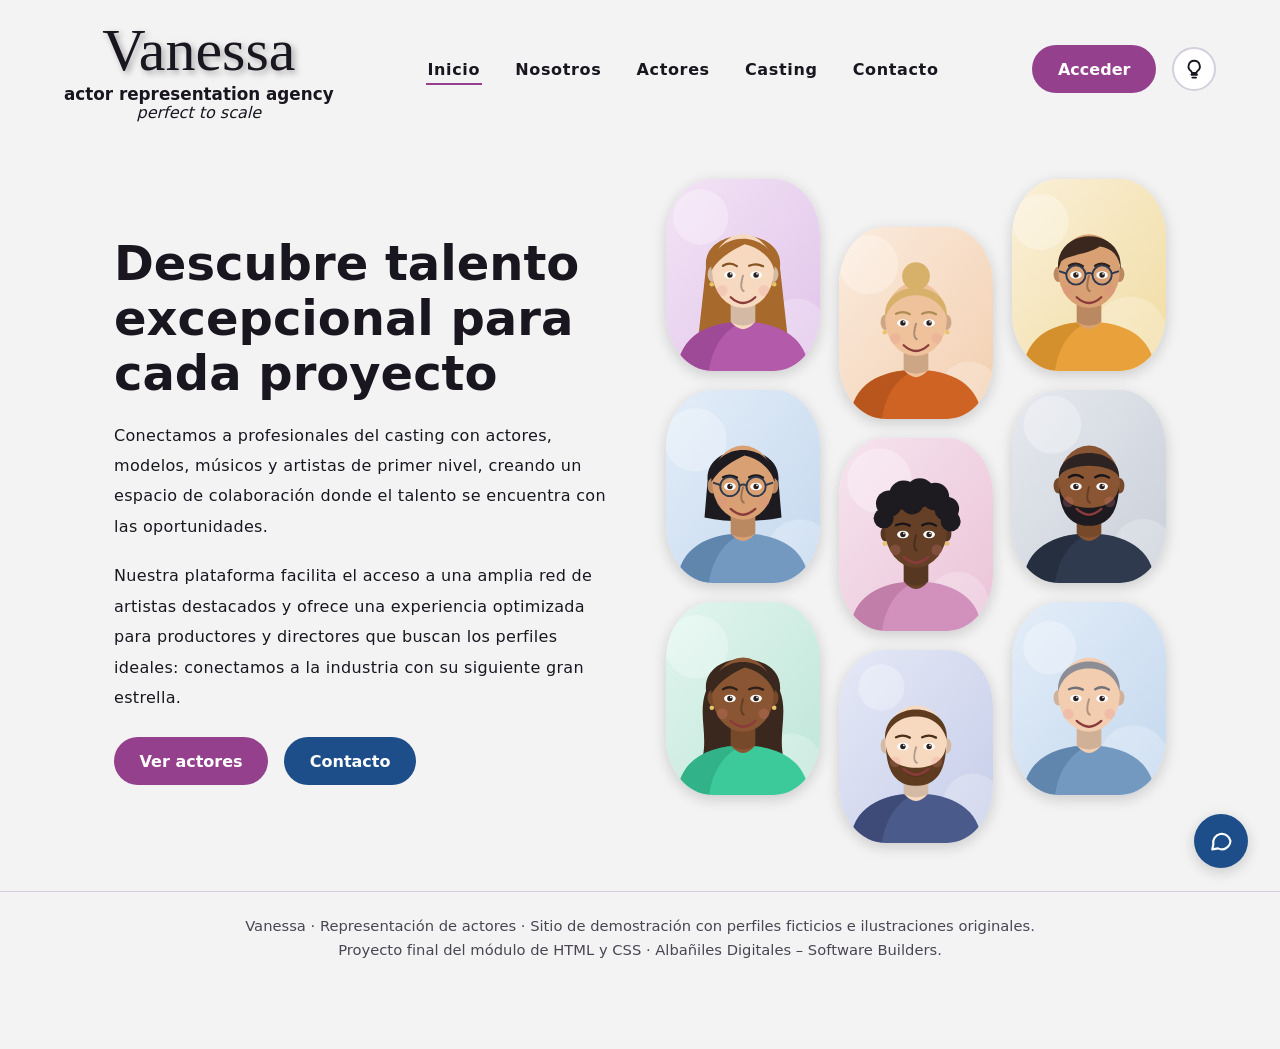
<file: index.html>
<!DOCTYPE html>
<html lang="es" data-theme="light">
<head>
  <meta charset="UTF-8">
  <meta name="viewport" content="width=device-width, initial-scale=1">
  <title>Vanessa · Representación de actores</title>
  <meta name="description" content="Agencia de representación de actores: descubre talento excepcional para cada proyecto de cine, teatro y televisión.">
  <meta name="theme-color" content="#94408d">
  <link rel="icon" href="images/favicon.svg" type="image/svg+xml">
  <link rel="canonical" href="https://renaabbasova.github.io/Actor_Agency_Website/">
  <meta property="og:type" content="website">
  <meta property="og:locale" content="es_ES">
  <meta property="og:site_name" content="Vanessa · agencia de actores (sitio de demostración)">
  <meta property="og:title" content="Vanessa · Representación de actores">
  <meta property="og:description" content="Agencia de representación de actores: descubre talento excepcional para cada proyecto de cine, teatro y televisión.">
  <meta property="og:url" content="https://renaabbasova.github.io/Actor_Agency_Website/">
  <meta property="og:image" content="https://renaabbasova.github.io/Actor_Agency_Website/images/og-image.png">
  <meta property="og:image:width" content="1200">
  <meta property="og:image:height" content="630">
  <meta property="og:image:alt" content="Ilustraciones de seis perfiles de ejemplo junto al nombre Vanessa, agencia de representación de actores">
  <meta name="twitter:card" content="summary_large_image">
  <link rel="stylesheet" href="css/styles.css">
  <script>try{var t=localStorage.getItem("theme");if(!t&&window.matchMedia&&matchMedia("(prefers-color-scheme: dark)").matches)t="dark";if(t)document.documentElement.setAttribute("data-theme",t)}catch(e){}</script>
</head>
<body>
  <a class="skip-link" href="#contenido">Saltar al contenido</a>
  <header class="site-header">
    <a class="logo" href="index.html">
      <span class="logo__brand">Vanessa</span>
      <span class="logo__tag" lang="en">actor representation agency</span>
      <span class="logo__sub" lang="en">perfect to scale</span>
    </a>
    <nav class="nav" aria-label="Principal"><ul><li><a href="index.html" aria-current="page">Inicio</a></li><li><a href="about.html">Nosotros</a></li><li><a href="actores.html">Actores</a></li><li><a href="casting.html">Casting</a></li><li><a href="contact.html">Contacto</a></li></ul></nav>
    <div class="header-actions">
      <a class="signin" href="login.html">Acceder</a>
      <button class="theme-toggle" type="button" aria-pressed="false" aria-label="Cambiar a modo oscuro"><svg class="icon-off" viewBox="0 0 24 24" fill="none" stroke="currentColor" stroke-width="2" stroke-linecap="round" stroke-linejoin="round" aria-hidden="true"><path d="M9 18h6M10 21h4M12 3a6 6 0 0 0-3.5 10.9c.6.5 1 1.2 1 2.1h5c0-.9.4-1.6 1-2.1A6 6 0 0 0 12 3z"/></svg><svg class="icon-on" viewBox="0 0 24 24" fill="currentColor" stroke="currentColor" stroke-width="1.5" stroke-linecap="round" stroke-linejoin="round" aria-hidden="true"><path d="M9 18h6M10 21h4M12 3a6 6 0 0 0-3.5 10.9c.6.5 1 1.2 1 2.1h5c0-.9.4-1.6 1-2.1A6 6 0 0 0 12 3z"/></svg></button>
    </div>
  </header>
  <main id="contenido">
    <section class="hero" aria-labelledby="titulo">
      <div>
        <h1 id="titulo">Descubre talento excepcional para cada proyecto</h1>
        <p>Conectamos a profesionales del casting con actores, modelos, músicos y artistas de primer nivel, creando un espacio de colaboración donde el talento se encuentra con las oportunidades.</p>
        <p>Nuestra plataforma facilita el acceso a una amplia red de artistas destacados y ofrece una experiencia optimizada para productores y directores que buscan los perfiles ideales: conectamos a la industria con su siguiente gran estrella.</p>
        <div class="actions">
          <a class="button" href="actores.html">Ver actores</a>
          <a class="button button--second" href="contact.html">Contacto</a>
        </div>
      </div>
      <div class="float-gallery" aria-label="Galería de perfiles de ejemplo">
        <div class="col"><img src="images/avatar-01.svg" width="400" height="500" alt="Ilustración de ejemplo de un perfil de actor o actriz"><img src="images/avatar-02.svg" width="400" height="500" alt="Ilustración de ejemplo de un perfil de actor o actriz"><img src="images/avatar-03.svg" width="400" height="500" alt="Ilustración de ejemplo de un perfil de actor o actriz"></div>
        <div class="col"><img src="images/avatar-04.svg" width="400" height="500" alt="Ilustración de ejemplo de un perfil de actor o actriz"><img src="images/avatar-05.svg" width="400" height="500" alt="Ilustración de ejemplo de un perfil de actor o actriz"><img src="images/avatar-06.svg" width="400" height="500" alt="Ilustración de ejemplo de un perfil de actor o actriz"></div>
        <div class="col"><img src="images/avatar-07.svg" width="400" height="500" alt="Ilustración de ejemplo de un perfil de actor o actriz"><img src="images/avatar-08.svg" width="400" height="500" alt="Ilustración de ejemplo de un perfil de actor o actriz"><img src="images/avatar-09.svg" width="400" height="500" alt="Ilustración de ejemplo de un perfil de actor o actriz"></div>
      </div>
    </section>
  </main>
  <aside aria-label="Contacto rápido"><a class="float-contact" href="contact.html"><svg viewBox="0 0 24 24" fill="none" stroke="currentColor" stroke-width="2" stroke-linecap="round" stroke-linejoin="round" aria-hidden="true"><path d="M21 12a8 8 0 0 1-11.6 7.1L4 20l1-4.6A8 8 0 1 1 21 12z"/></svg><span class="visually-hidden">Escríbenos</span></a></aside>
  <footer class="site-footer">
    <p>Vanessa · Representación de actores · Sitio de demostración con perfiles ficticios e ilustraciones originales.</p>
    <p>Proyecto final del módulo de HTML y CSS · Albañiles Digitales – Software Builders.</p>
  </footer>
  <script src="js/main.js" defer></script>
</body>
</html>
</file>
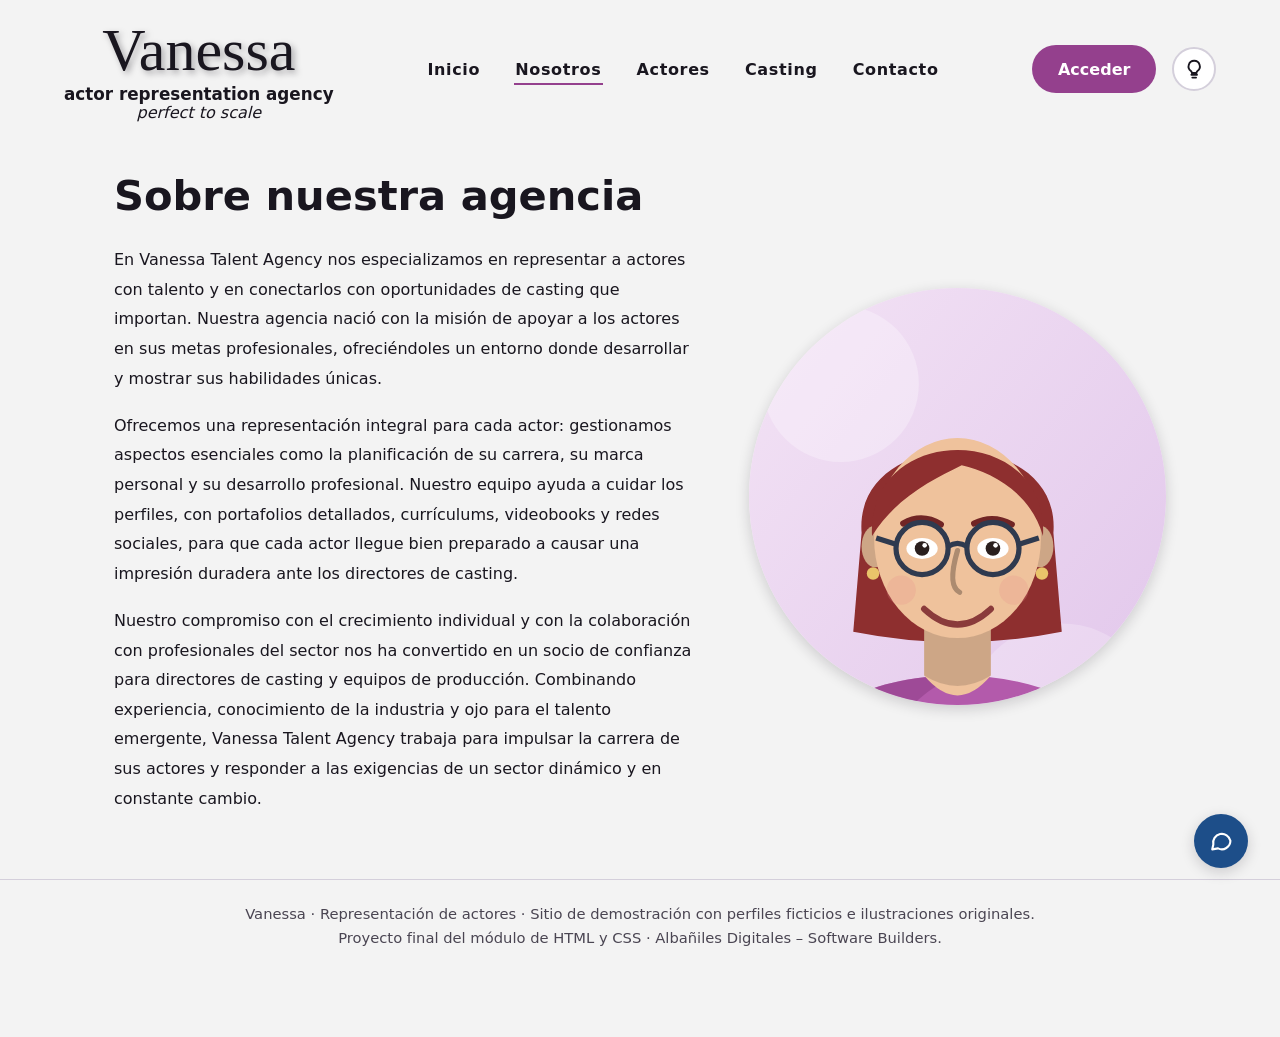
<file: about.html>
<!DOCTYPE html>
<html lang="es" data-theme="light">
<head>
  <meta charset="UTF-8">
  <meta name="viewport" content="width=device-width, initial-scale=1">
  <title>Nosotros · Vanessa</title>
  <meta name="description" content="Conoce a Vanessa, agencia que representa a actores y los conecta con oportunidades de casting significativas.">
  <meta name="theme-color" content="#94408d">
  <link rel="icon" href="images/favicon.svg" type="image/svg+xml">
  <link rel="canonical" href="https://renaabbasova.github.io/Actor_Agency_Website/about.html">
  <meta property="og:type" content="website">
  <meta property="og:locale" content="es_ES">
  <meta property="og:site_name" content="Vanessa · agencia de actores (sitio de demostración)">
  <meta property="og:title" content="Nosotros · Vanessa">
  <meta property="og:description" content="Conoce a Vanessa, agencia que representa a actores y los conecta con oportunidades de casting significativas.">
  <meta property="og:url" content="https://renaabbasova.github.io/Actor_Agency_Website/about.html">
  <meta property="og:image" content="https://renaabbasova.github.io/Actor_Agency_Website/images/og-image.png">
  <meta property="og:image:width" content="1200">
  <meta property="og:image:height" content="630">
  <meta property="og:image:alt" content="Ilustraciones de seis perfiles de ejemplo junto al nombre Vanessa, agencia de representación de actores">
  <meta name="twitter:card" content="summary_large_image">
  <link rel="stylesheet" href="css/styles.css">
  <script>try{var t=localStorage.getItem("theme");if(!t&&window.matchMedia&&matchMedia("(prefers-color-scheme: dark)").matches)t="dark";if(t)document.documentElement.setAttribute("data-theme",t)}catch(e){}</script>
</head>
<body>
  <a class="skip-link" href="#contenido">Saltar al contenido</a>
  <header class="site-header">
    <a class="logo" href="index.html">
      <span class="logo__brand">Vanessa</span>
      <span class="logo__tag" lang="en">actor representation agency</span>
      <span class="logo__sub" lang="en">perfect to scale</span>
    </a>
    <nav class="nav" aria-label="Principal"><ul><li><a href="index.html">Inicio</a></li><li><a href="about.html" aria-current="page">Nosotros</a></li><li><a href="actores.html">Actores</a></li><li><a href="casting.html">Casting</a></li><li><a href="contact.html">Contacto</a></li></ul></nav>
    <div class="header-actions">
      <a class="signin" href="login.html">Acceder</a>
      <button class="theme-toggle" type="button" aria-pressed="false" aria-label="Cambiar a modo oscuro"><svg class="icon-off" viewBox="0 0 24 24" fill="none" stroke="currentColor" stroke-width="2" stroke-linecap="round" stroke-linejoin="round" aria-hidden="true"><path d="M9 18h6M10 21h4M12 3a6 6 0 0 0-3.5 10.9c.6.5 1 1.2 1 2.1h5c0-.9.4-1.6 1-2.1A6 6 0 0 0 12 3z"/></svg><svg class="icon-on" viewBox="0 0 24 24" fill="currentColor" stroke="currentColor" stroke-width="1.5" stroke-linecap="round" stroke-linejoin="round" aria-hidden="true"><path d="M9 18h6M10 21h4M12 3a6 6 0 0 0-3.5 10.9c.6.5 1 1.2 1 2.1h5c0-.9.4-1.6 1-2.1A6 6 0 0 0 12 3z"/></svg></button>
    </div>
  </header>
  <main id="contenido">
    <section class="about" aria-labelledby="titulo">
      <div>
        <h1 id="titulo">Sobre nuestra agencia</h1>
        <p>En Vanessa Talent Agency nos especializamos en representar a actores con talento y en conectarlos con oportunidades de casting que importan. Nuestra agencia nació con la misión de apoyar a los actores en sus metas profesionales, ofreciéndoles un entorno donde desarrollar y mostrar sus habilidades únicas.</p>
        <p>Ofrecemos una representación integral para cada actor: gestionamos aspectos esenciales como la planificación de su carrera, su marca personal y su desarrollo profesional. Nuestro equipo ayuda a cuidar los perfiles, con portafolios detallados, currículums, videobooks y redes sociales, para que cada actor llegue bien preparado a causar una impresión duradera ante los directores de casting.</p>
        <p>Nuestro compromiso con el crecimiento individual y con la colaboración con profesionales del sector nos ha convertido en un socio de confianza para directores de casting y equipos de producción. Combinando experiencia, conocimiento de la industria y ojo para el talento emergente, Vanessa Talent Agency trabaja para impulsar la carrera de sus actores y responder a las exigencias de un sector dinámico y en constante cambio.</p>
      </div>
      <div class="about__photo"><img src="images/avatar-12.svg" width="400" height="500" alt="Ilustración de ejemplo de una representante de la agencia"></div>
    </section>
  </main>
  <aside aria-label="Contacto rápido"><a class="float-contact" href="contact.html"><svg viewBox="0 0 24 24" fill="none" stroke="currentColor" stroke-width="2" stroke-linecap="round" stroke-linejoin="round" aria-hidden="true"><path d="M21 12a8 8 0 0 1-11.6 7.1L4 20l1-4.6A8 8 0 1 1 21 12z"/></svg><span class="visually-hidden">Escríbenos</span></a></aside>
  <footer class="site-footer">
    <p>Vanessa · Representación de actores · Sitio de demostración con perfiles ficticios e ilustraciones originales.</p>
    <p>Proyecto final del módulo de HTML y CSS · Albañiles Digitales – Software Builders.</p>
  </footer>
  <script src="js/main.js" defer></script>
</body>
</html>
</file>
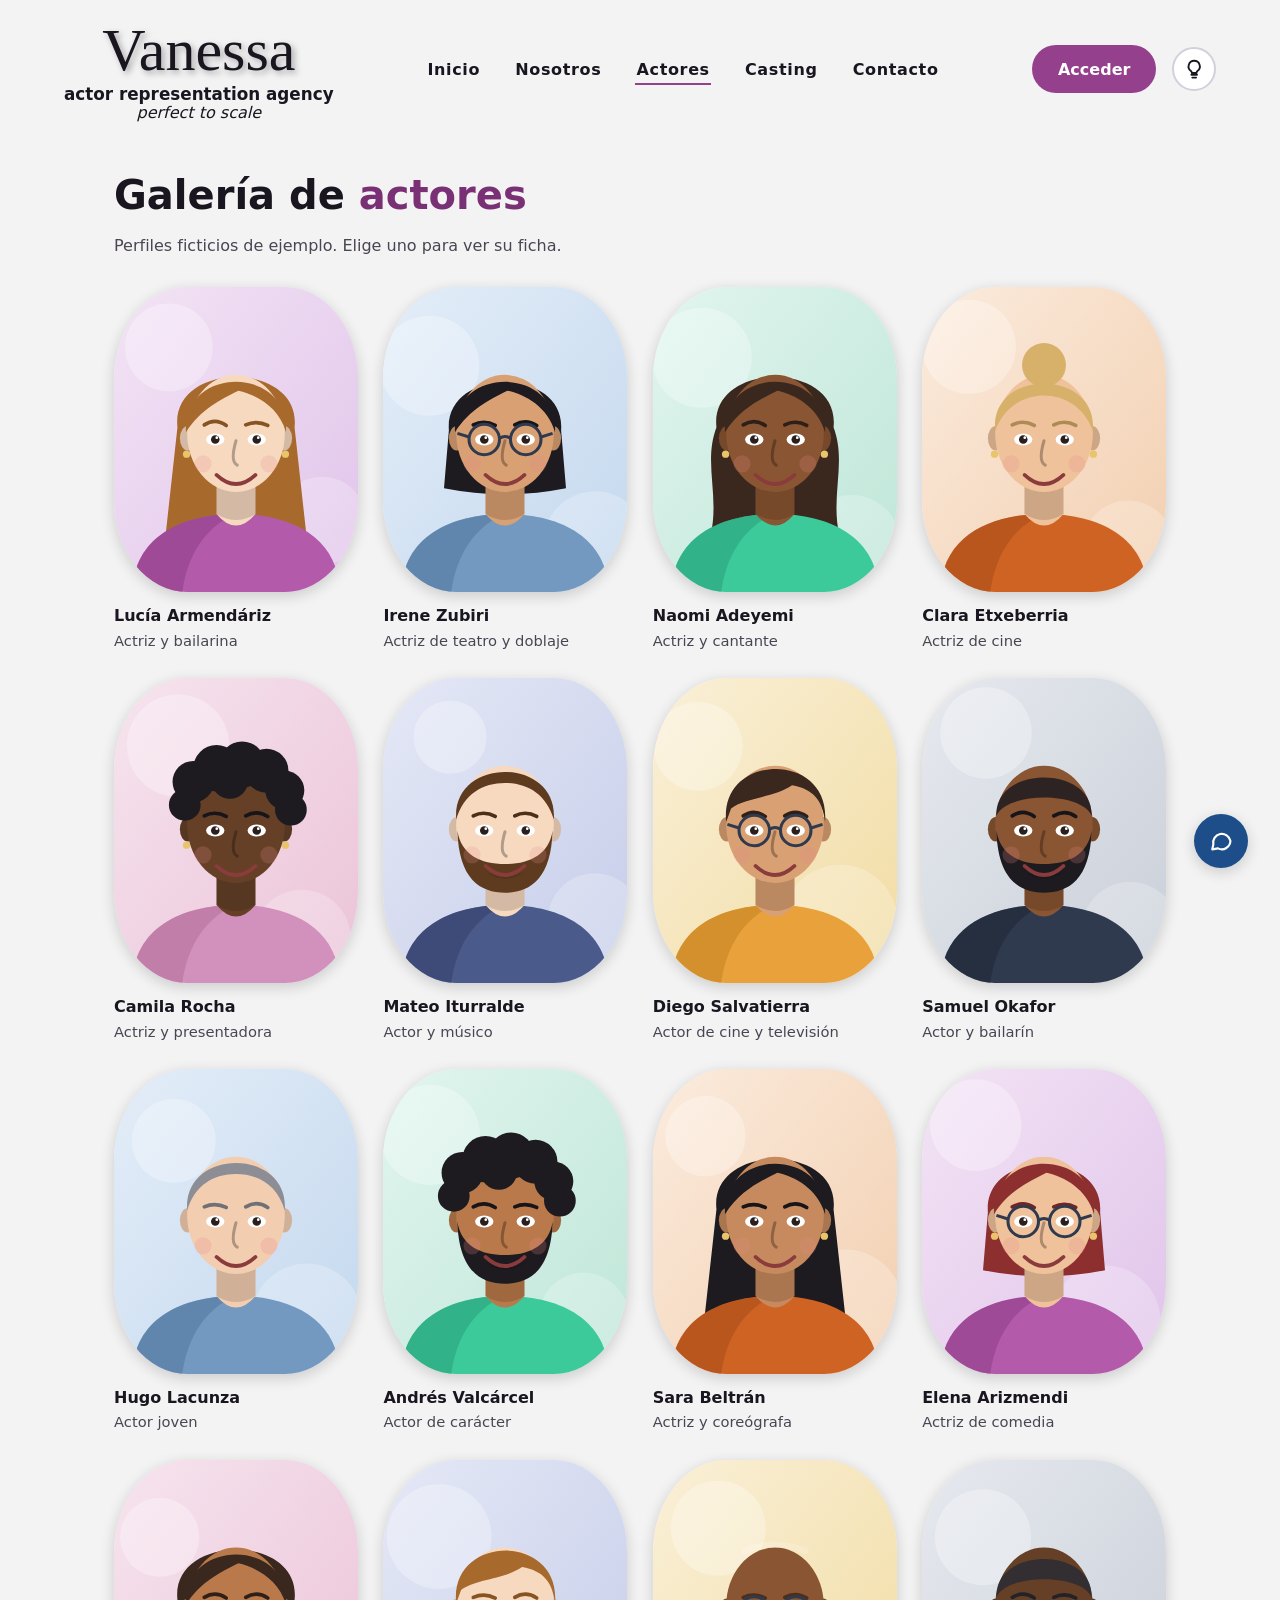
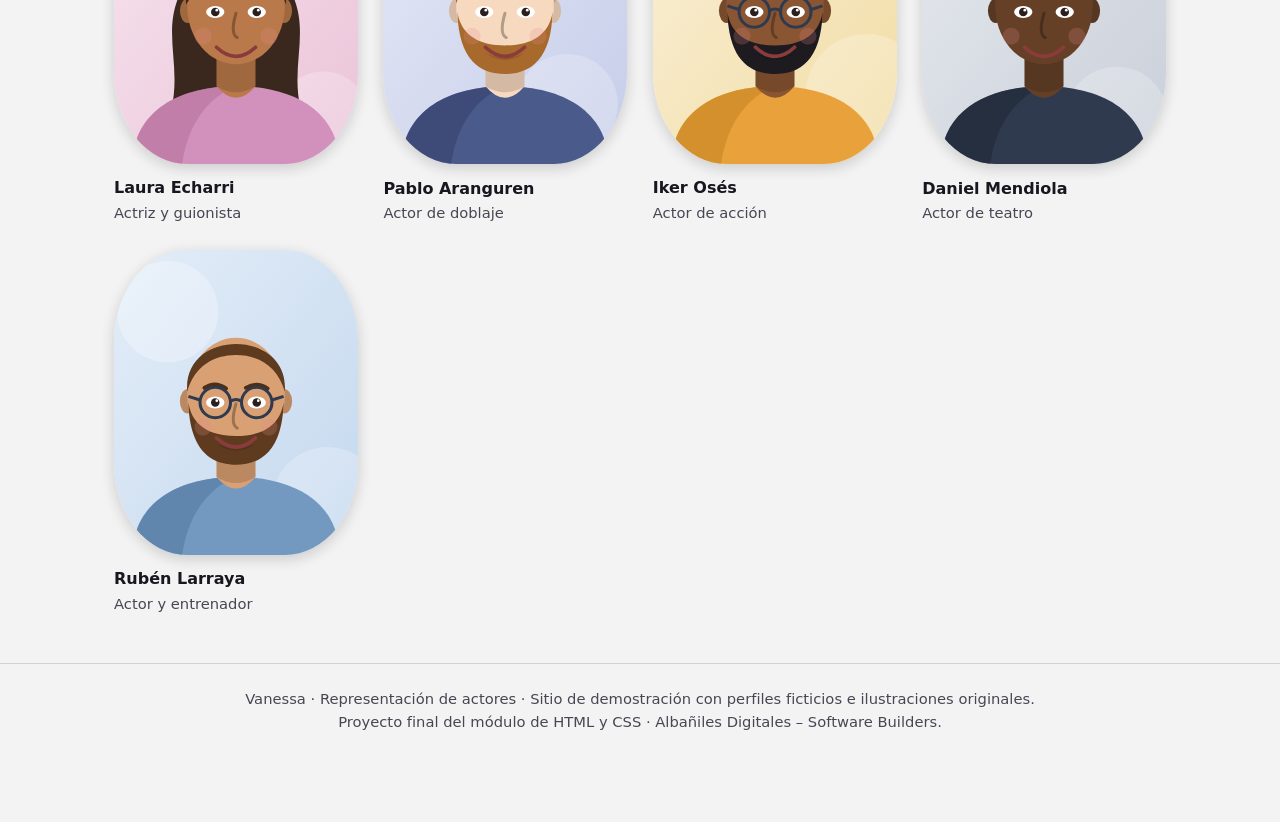
<file: actores.html>
<!DOCTYPE html>
<html lang="es" data-theme="light">
<head>
  <meta charset="UTF-8">
  <meta name="viewport" content="width=device-width, initial-scale=1">
  <title>Actores · Vanessa</title>
  <meta name="description" content="Catálogo de actores y actrices representados por Vanessa: perfiles de ejemplo con sus habilidades e idiomas.">
  <meta name="theme-color" content="#94408d">
  <link rel="icon" href="images/favicon.svg" type="image/svg+xml">
  <link rel="canonical" href="https://renaabbasova.github.io/Actor_Agency_Website/actores.html">
  <meta property="og:type" content="website">
  <meta property="og:locale" content="es_ES">
  <meta property="og:site_name" content="Vanessa · agencia de actores (sitio de demostración)">
  <meta property="og:title" content="Actores · Vanessa">
  <meta property="og:description" content="Catálogo de actores y actrices representados por Vanessa: perfiles de ejemplo con sus habilidades e idiomas.">
  <meta property="og:url" content="https://renaabbasova.github.io/Actor_Agency_Website/actores.html">
  <meta property="og:image" content="https://renaabbasova.github.io/Actor_Agency_Website/images/og-image.png">
  <meta property="og:image:width" content="1200">
  <meta property="og:image:height" content="630">
  <meta property="og:image:alt" content="Ilustraciones de seis perfiles de ejemplo junto al nombre Vanessa, agencia de representación de actores">
  <meta name="twitter:card" content="summary_large_image">
  <link rel="stylesheet" href="css/styles.css">
  <script>try{var t=localStorage.getItem("theme");if(!t&&window.matchMedia&&matchMedia("(prefers-color-scheme: dark)").matches)t="dark";if(t)document.documentElement.setAttribute("data-theme",t)}catch(e){}</script>
</head>
<body>
  <a class="skip-link" href="#contenido">Saltar al contenido</a>
  <header class="site-header">
    <a class="logo" href="index.html">
      <span class="logo__brand">Vanessa</span>
      <span class="logo__tag" lang="en">actor representation agency</span>
      <span class="logo__sub" lang="en">perfect to scale</span>
    </a>
    <nav class="nav" aria-label="Principal"><ul><li><a href="index.html">Inicio</a></li><li><a href="about.html">Nosotros</a></li><li><a href="actores.html" aria-current="page">Actores</a></li><li><a href="casting.html">Casting</a></li><li><a href="contact.html">Contacto</a></li></ul></nav>
    <div class="header-actions">
      <a class="signin" href="login.html">Acceder</a>
      <button class="theme-toggle" type="button" aria-pressed="false" aria-label="Cambiar a modo oscuro"><svg class="icon-off" viewBox="0 0 24 24" fill="none" stroke="currentColor" stroke-width="2" stroke-linecap="round" stroke-linejoin="round" aria-hidden="true"><path d="M9 18h6M10 21h4M12 3a6 6 0 0 0-3.5 10.9c.6.5 1 1.2 1 2.1h5c0-.9.4-1.6 1-2.1A6 6 0 0 0 12 3z"/></svg><svg class="icon-on" viewBox="0 0 24 24" fill="currentColor" stroke="currentColor" stroke-width="1.5" stroke-linecap="round" stroke-linejoin="round" aria-hidden="true"><path d="M9 18h6M10 21h4M12 3a6 6 0 0 0-3.5 10.9c.6.5 1 1.2 1 2.1h5c0-.9.4-1.6 1-2.1A6 6 0 0 0 12 3z"/></svg></button>
    </div>
  </header>
  <main id="contenido">
    <h1 class="page-title">Galería de <span>actores</span></h1>
    <p class="lead">Perfiles ficticios de ejemplo. Elige uno para ver su ficha.</p>
    <ul class="grid-list" id="actor-grid"></ul>
    <noscript><p class="notice">Esta galería necesita JavaScript para mostrarse.</p></noscript>
  </main>
  <aside aria-label="Contacto rápido"><a class="float-contact" href="contact.html"><svg viewBox="0 0 24 24" fill="none" stroke="currentColor" stroke-width="2" stroke-linecap="round" stroke-linejoin="round" aria-hidden="true"><path d="M21 12a8 8 0 0 1-11.6 7.1L4 20l1-4.6A8 8 0 1 1 21 12z"/></svg><span class="visually-hidden">Escríbenos</span></a></aside>
  <footer class="site-footer">
    <p>Vanessa · Representación de actores · Sitio de demostración con perfiles ficticios e ilustraciones originales.</p>
    <p>Proyecto final del módulo de HTML y CSS · Albañiles Digitales – Software Builders.</p>
  </footer>
  <script src="js/actors.js" defer></script><script src="js/main.js" defer></script>
</body>
</html>
</file>
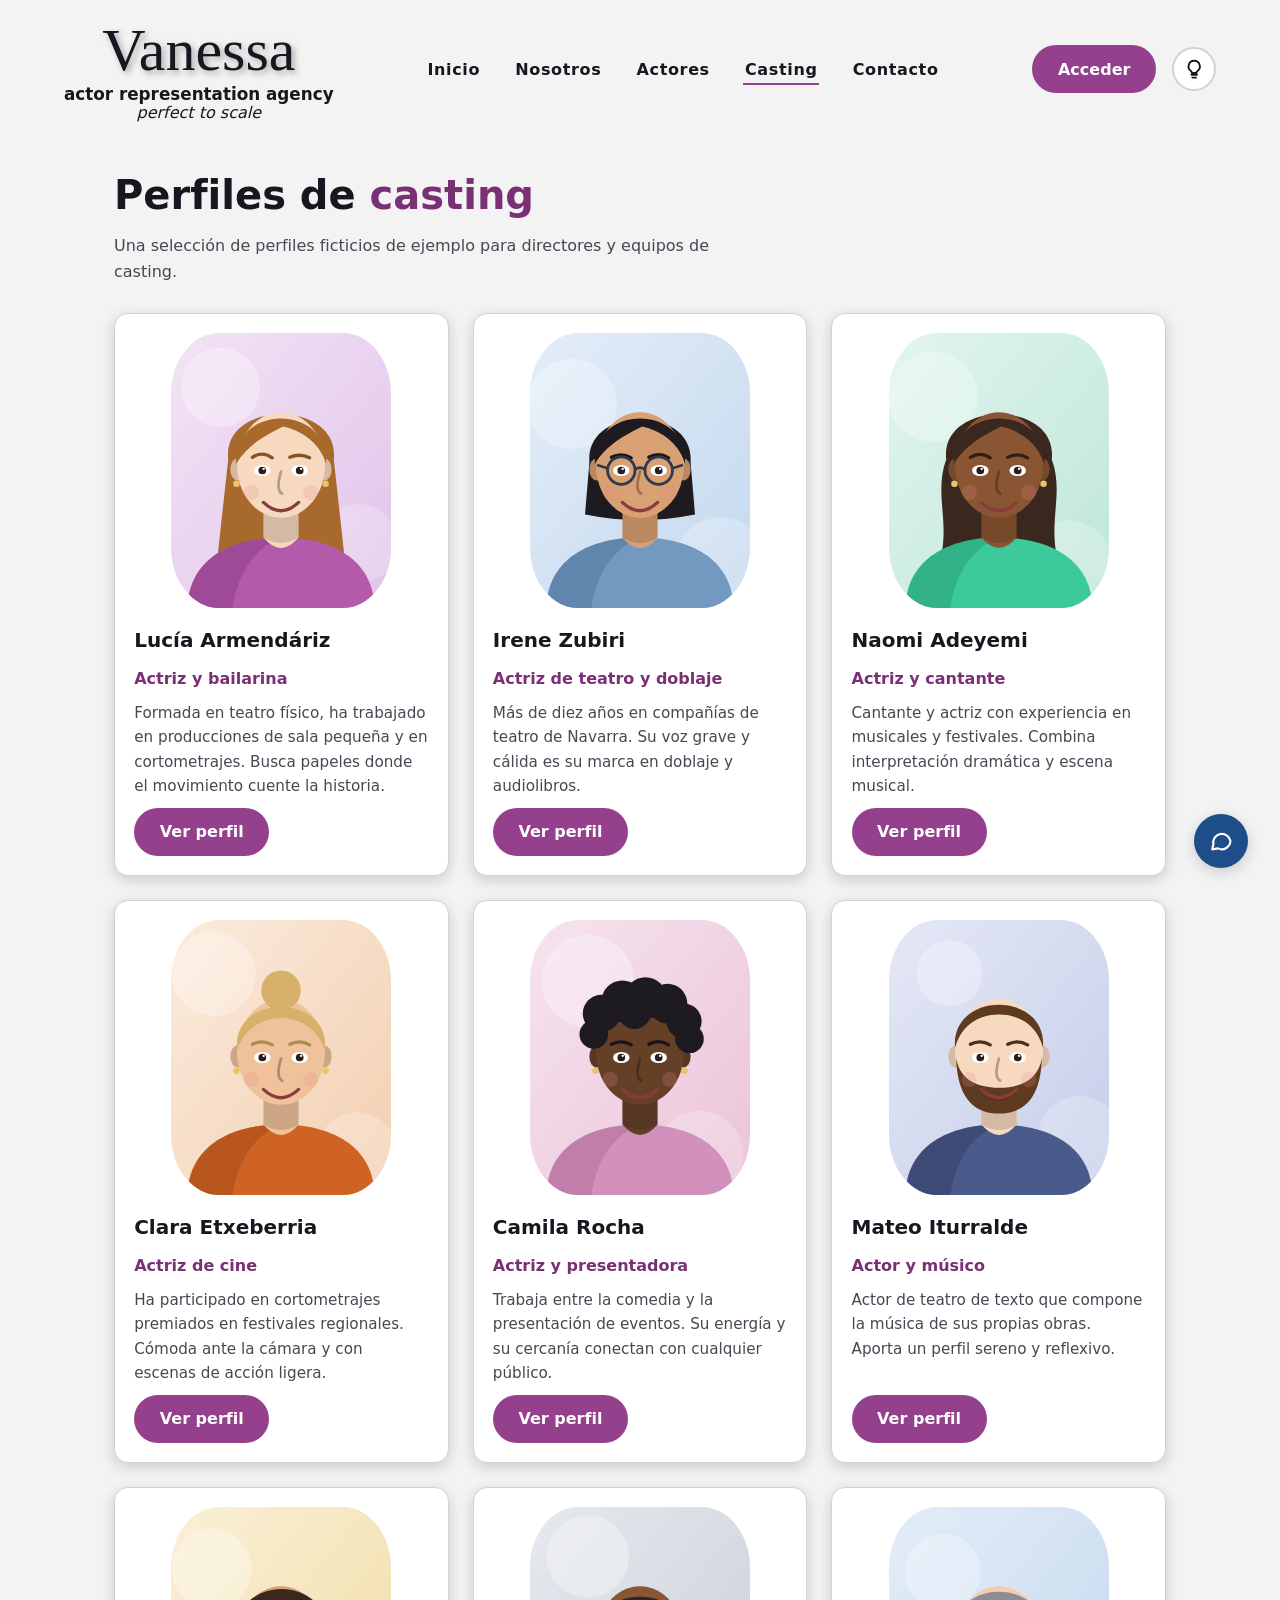
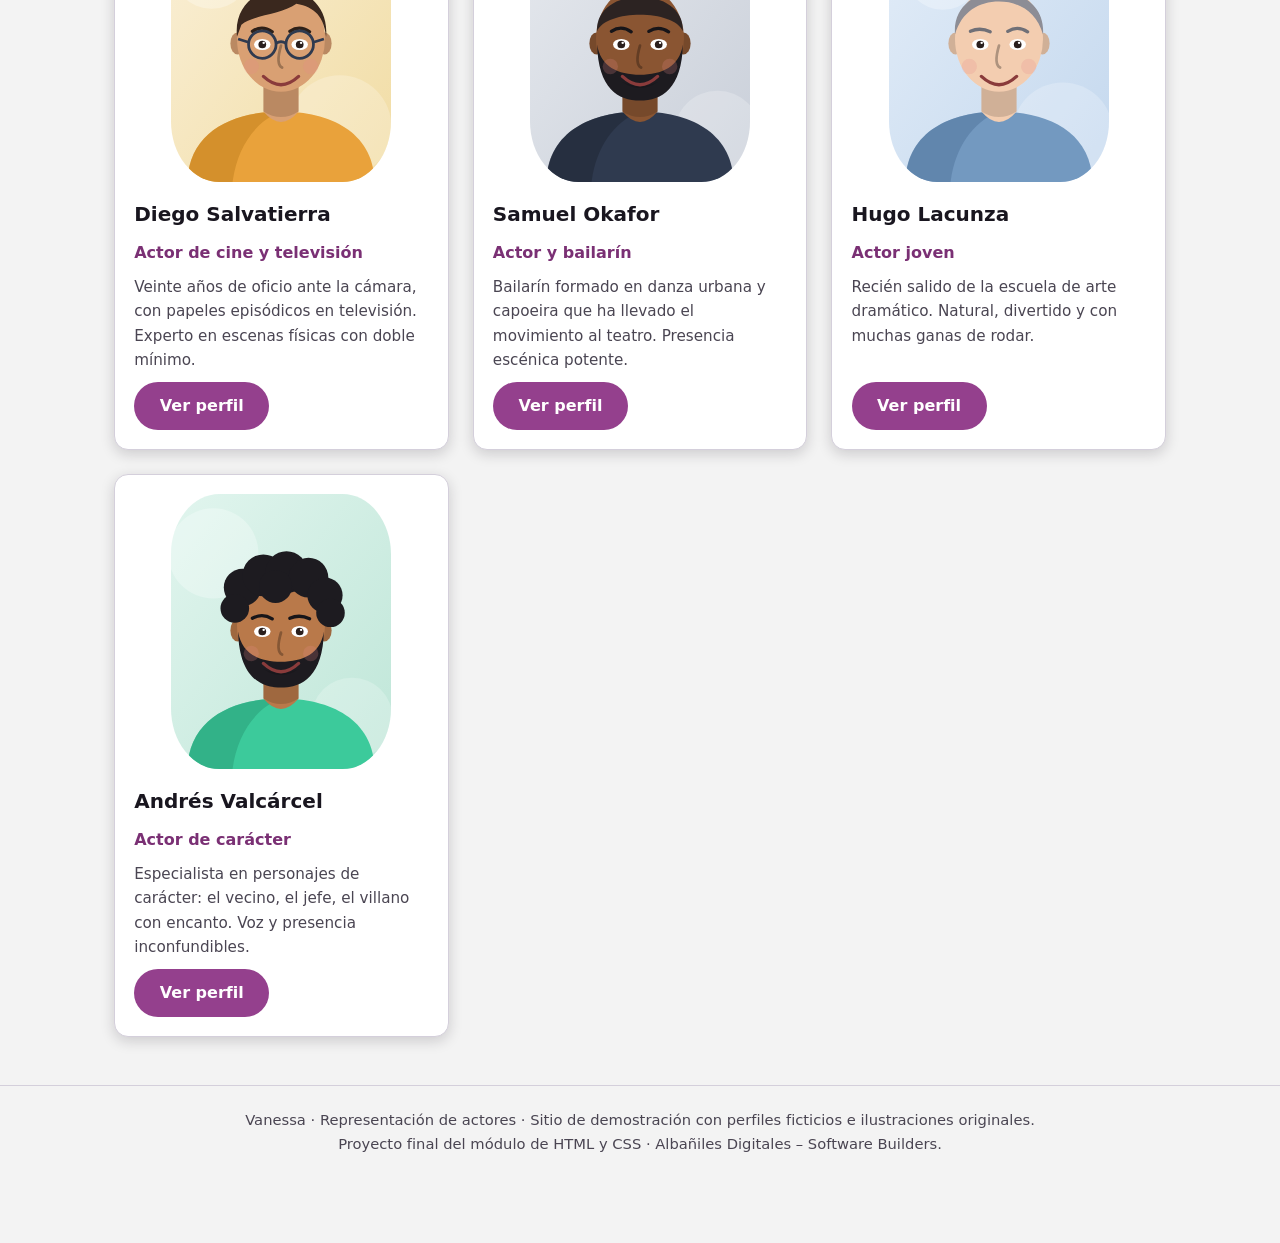
<file: casting.html>
<!DOCTYPE html>
<html lang="es" data-theme="light">
<head>
  <meta charset="UTF-8">
  <meta name="viewport" content="width=device-width, initial-scale=1">
  <title>Casting · Vanessa</title>
  <meta name="description" content="Perfiles de casting de Vanessa: actores y actrices de ejemplo con su especialidad y una breve presentación.">
  <meta name="theme-color" content="#94408d">
  <link rel="icon" href="images/favicon.svg" type="image/svg+xml">
  <link rel="canonical" href="https://renaabbasova.github.io/Actor_Agency_Website/casting.html">
  <meta property="og:type" content="website">
  <meta property="og:locale" content="es_ES">
  <meta property="og:site_name" content="Vanessa · agencia de actores (sitio de demostración)">
  <meta property="og:title" content="Casting · Vanessa">
  <meta property="og:description" content="Perfiles de casting de Vanessa: actores y actrices de ejemplo con su especialidad y una breve presentación.">
  <meta property="og:url" content="https://renaabbasova.github.io/Actor_Agency_Website/casting.html">
  <meta property="og:image" content="https://renaabbasova.github.io/Actor_Agency_Website/images/og-image.png">
  <meta property="og:image:width" content="1200">
  <meta property="og:image:height" content="630">
  <meta property="og:image:alt" content="Ilustraciones de seis perfiles de ejemplo junto al nombre Vanessa, agencia de representación de actores">
  <meta name="twitter:card" content="summary_large_image">
  <link rel="stylesheet" href="css/styles.css">
  <script>try{var t=localStorage.getItem("theme");if(!t&&window.matchMedia&&matchMedia("(prefers-color-scheme: dark)").matches)t="dark";if(t)document.documentElement.setAttribute("data-theme",t)}catch(e){}</script>
</head>
<body>
  <a class="skip-link" href="#contenido">Saltar al contenido</a>
  <header class="site-header">
    <a class="logo" href="index.html">
      <span class="logo__brand">Vanessa</span>
      <span class="logo__tag" lang="en">actor representation agency</span>
      <span class="logo__sub" lang="en">perfect to scale</span>
    </a>
    <nav class="nav" aria-label="Principal"><ul><li><a href="index.html">Inicio</a></li><li><a href="about.html">Nosotros</a></li><li><a href="actores.html">Actores</a></li><li><a href="casting.html" aria-current="page">Casting</a></li><li><a href="contact.html">Contacto</a></li></ul></nav>
    <div class="header-actions">
      <a class="signin" href="login.html">Acceder</a>
      <button class="theme-toggle" type="button" aria-pressed="false" aria-label="Cambiar a modo oscuro"><svg class="icon-off" viewBox="0 0 24 24" fill="none" stroke="currentColor" stroke-width="2" stroke-linecap="round" stroke-linejoin="round" aria-hidden="true"><path d="M9 18h6M10 21h4M12 3a6 6 0 0 0-3.5 10.9c.6.5 1 1.2 1 2.1h5c0-.9.4-1.6 1-2.1A6 6 0 0 0 12 3z"/></svg><svg class="icon-on" viewBox="0 0 24 24" fill="currentColor" stroke="currentColor" stroke-width="1.5" stroke-linecap="round" stroke-linejoin="round" aria-hidden="true"><path d="M9 18h6M10 21h4M12 3a6 6 0 0 0-3.5 10.9c.6.5 1 1.2 1 2.1h5c0-.9.4-1.6 1-2.1A6 6 0 0 0 12 3z"/></svg></button>
    </div>
  </header>
  <main id="contenido">
    <h1 class="page-title">Perfiles de <span>casting</span></h1>
    <p class="lead">Una selección de perfiles ficticios de ejemplo para directores y equipos de casting.</p>
    <ul class="card-grid" id="casting-grid"></ul>
    <noscript><p class="notice">Esta página necesita JavaScript para mostrar los perfiles.</p></noscript>
  </main>
  <aside aria-label="Contacto rápido"><a class="float-contact" href="contact.html"><svg viewBox="0 0 24 24" fill="none" stroke="currentColor" stroke-width="2" stroke-linecap="round" stroke-linejoin="round" aria-hidden="true"><path d="M21 12a8 8 0 0 1-11.6 7.1L4 20l1-4.6A8 8 0 1 1 21 12z"/></svg><span class="visually-hidden">Escríbenos</span></a></aside>
  <footer class="site-footer">
    <p>Vanessa · Representación de actores · Sitio de demostración con perfiles ficticios e ilustraciones originales.</p>
    <p>Proyecto final del módulo de HTML y CSS · Albañiles Digitales – Software Builders.</p>
  </footer>
  <script src="js/actors.js" defer></script><script src="js/main.js" defer></script>
</body>
</html>
</file>
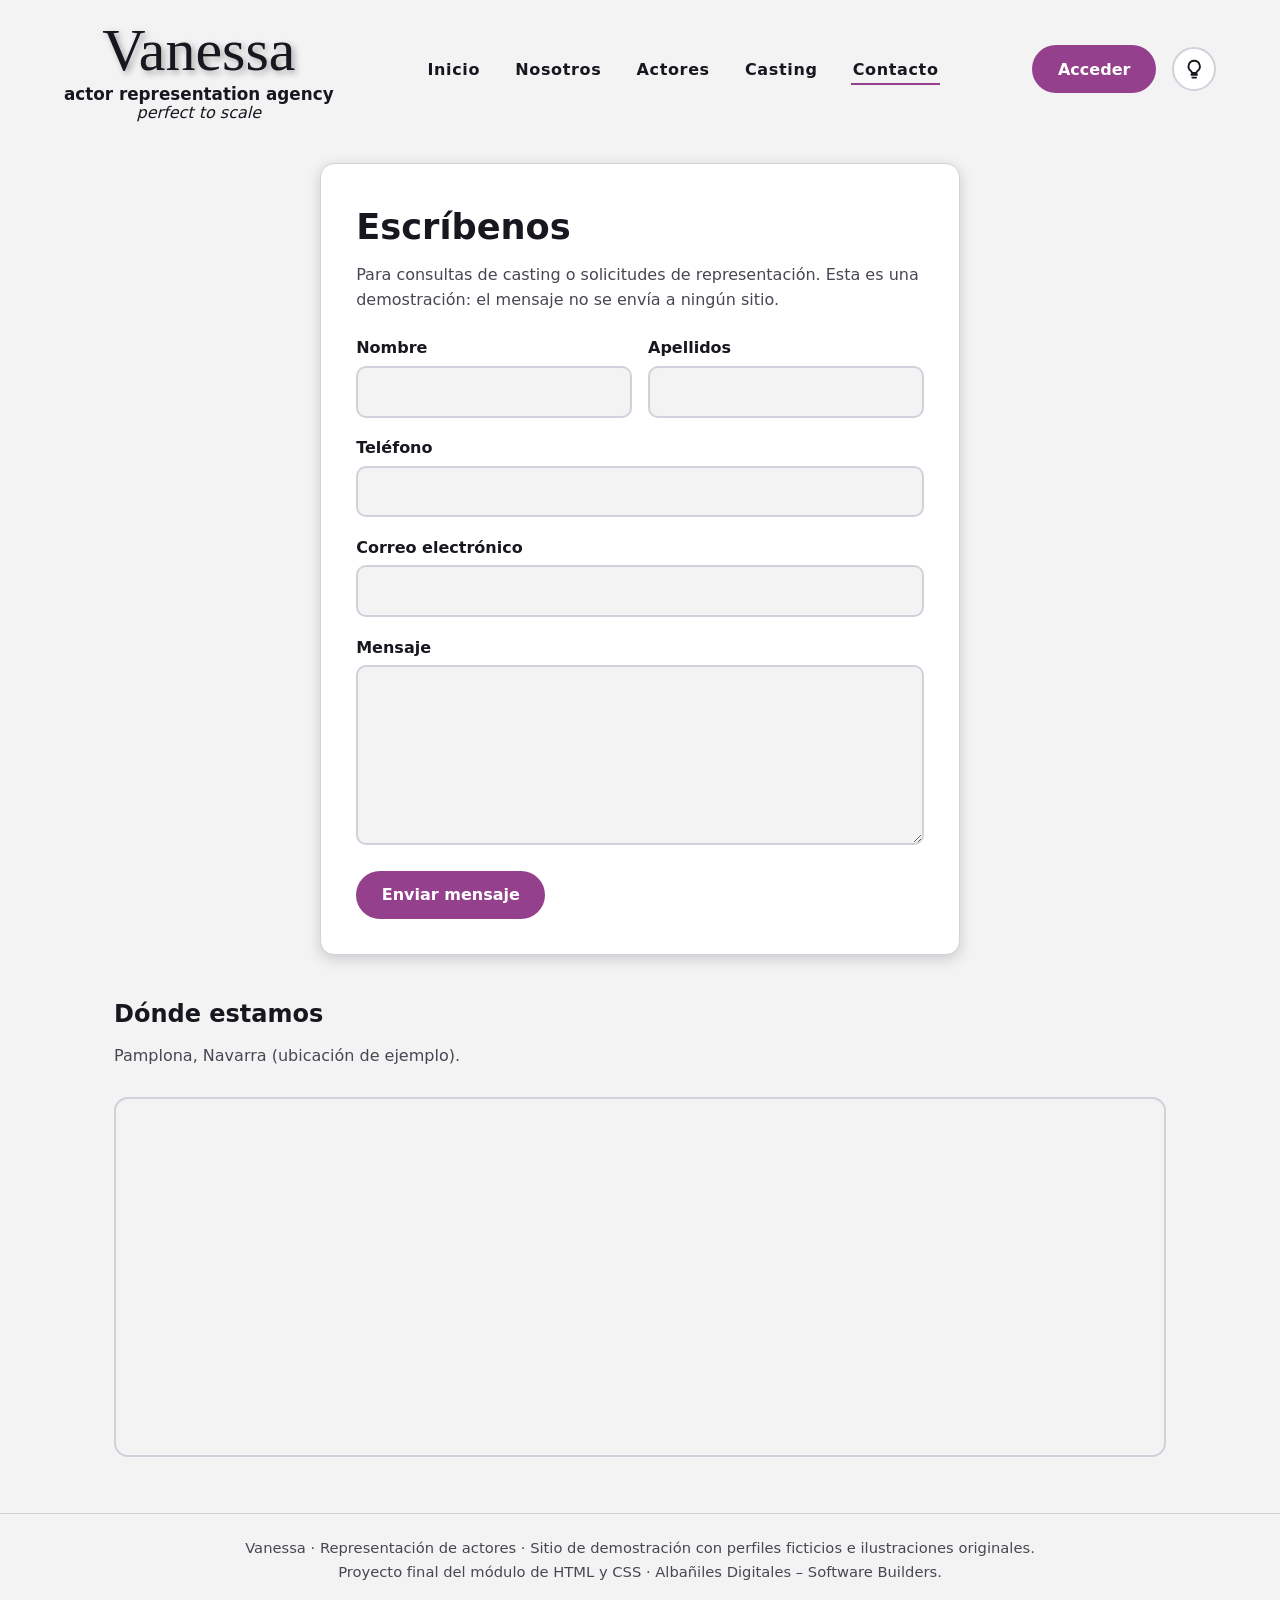
<file: contact.html>
<!DOCTYPE html>
<html lang="es" data-theme="light">
<head>
  <meta charset="UTF-8">
  <meta name="viewport" content="width=device-width, initial-scale=1">
  <title>Contacto · Vanessa</title>
  <meta name="description" content="Escribe a la agencia Vanessa para consultas de casting o para solicitar representación.">
  <meta name="theme-color" content="#94408d">
  <link rel="icon" href="images/favicon.svg" type="image/svg+xml">
  <link rel="canonical" href="https://renaabbasova.github.io/Actor_Agency_Website/contact.html">
  <meta property="og:type" content="website">
  <meta property="og:locale" content="es_ES">
  <meta property="og:site_name" content="Vanessa · agencia de actores (sitio de demostración)">
  <meta property="og:title" content="Contacto · Vanessa">
  <meta property="og:description" content="Escribe a la agencia Vanessa para consultas de casting o para solicitar representación.">
  <meta property="og:url" content="https://renaabbasova.github.io/Actor_Agency_Website/contact.html">
  <meta property="og:image" content="https://renaabbasova.github.io/Actor_Agency_Website/images/og-image.png">
  <meta property="og:image:width" content="1200">
  <meta property="og:image:height" content="630">
  <meta property="og:image:alt" content="Ilustraciones de seis perfiles de ejemplo junto al nombre Vanessa, agencia de representación de actores">
  <meta name="twitter:card" content="summary_large_image">
  <link rel="stylesheet" href="css/styles.css">
  <script>try{var t=localStorage.getItem("theme");if(!t&&window.matchMedia&&matchMedia("(prefers-color-scheme: dark)").matches)t="dark";if(t)document.documentElement.setAttribute("data-theme",t)}catch(e){}</script>
</head>
<body>
  <a class="skip-link" href="#contenido">Saltar al contenido</a>
  <header class="site-header">
    <a class="logo" href="index.html">
      <span class="logo__brand">Vanessa</span>
      <span class="logo__tag" lang="en">actor representation agency</span>
      <span class="logo__sub" lang="en">perfect to scale</span>
    </a>
    <nav class="nav" aria-label="Principal"><ul><li><a href="index.html">Inicio</a></li><li><a href="about.html">Nosotros</a></li><li><a href="actores.html">Actores</a></li><li><a href="casting.html">Casting</a></li><li><a href="contact.html" aria-current="page">Contacto</a></li></ul></nav>
    <div class="header-actions">
      <a class="signin" href="login.html">Acceder</a>
      <button class="theme-toggle" type="button" aria-pressed="false" aria-label="Cambiar a modo oscuro"><svg class="icon-off" viewBox="0 0 24 24" fill="none" stroke="currentColor" stroke-width="2" stroke-linecap="round" stroke-linejoin="round" aria-hidden="true"><path d="M9 18h6M10 21h4M12 3a6 6 0 0 0-3.5 10.9c.6.5 1 1.2 1 2.1h5c0-.9.4-1.6 1-2.1A6 6 0 0 0 12 3z"/></svg><svg class="icon-on" viewBox="0 0 24 24" fill="currentColor" stroke="currentColor" stroke-width="1.5" stroke-linecap="round" stroke-linejoin="round" aria-hidden="true"><path d="M9 18h6M10 21h4M12 3a6 6 0 0 0-3.5 10.9c.6.5 1 1.2 1 2.1h5c0-.9.4-1.6 1-2.1A6 6 0 0 0 12 3z"/></svg></button>
    </div>
  </header>
  <main id="contenido">
    <div class="form-card">
      <h1>Escríbenos</h1>
      <p class="lead">Para consultas de casting o solicitudes de representación. Esta es una demostración: el mensaje no se envía a ningún sitio.</p>
      <form data-demo="Gracias. Esto es una demostración, así que tu mensaje no se ha enviado.">
        <div class="row-2">
          <div class="field"><label for="nombre">Nombre</label><input id="nombre" name="nombre" type="text" autocomplete="given-name" required></div>
          <div class="field"><label for="apellidos">Apellidos</label><input id="apellidos" name="apellidos" type="text" autocomplete="family-name" required></div>
        </div>
        <div class="field"><label for="telefono">Teléfono</label><input id="telefono" name="telefono" type="tel" autocomplete="tel" inputmode="tel" required></div>
        <div class="field"><label for="correo">Correo electrónico</label><input id="correo" name="correo" type="email" autocomplete="email" required></div>
        <div class="field"><label for="mensaje">Mensaje</label><textarea id="mensaje" name="mensaje" rows="6" required></textarea></div>
        <button class="button" type="submit">Enviar mensaje</button>
        <p class="form-status" role="status" hidden></p>
      </form>
    </div>
    <section class="map-section" aria-labelledby="mapa">
      <h2 id="mapa">Dónde estamos</h2>
      <p class="lead">Pamplona, Navarra (ubicación de ejemplo).</p>
      <iframe title="Mapa de Pamplona, Navarra" loading="lazy" referrerpolicy="no-referrer-when-downgrade"
        src="https://www.openstreetmap.org/export/embed.html?bbox=-1.6600%2C42.8100%2C-1.6280%2C42.8270&amp;layer=mapnik&amp;marker=42.8185%2C-1.6442"></iframe>
    </section>
  </main>
  
  <footer class="site-footer">
    <p>Vanessa · Representación de actores · Sitio de demostración con perfiles ficticios e ilustraciones originales.</p>
    <p>Proyecto final del módulo de HTML y CSS · Albañiles Digitales – Software Builders.</p>
  </footer>
  <script src="js/main.js" defer></script>
</body>
</html>
</file>
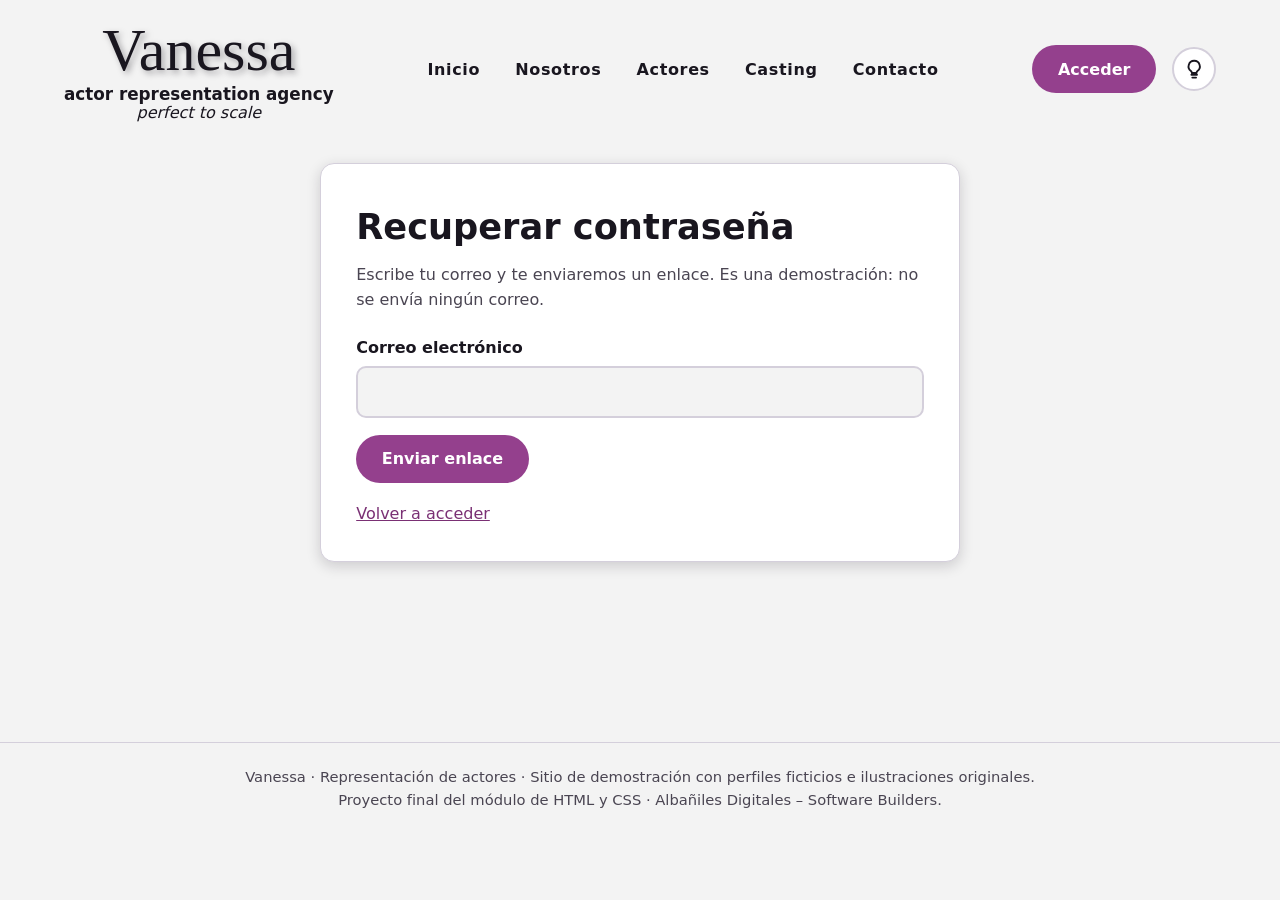
<file: forgot-password.html>
<!DOCTYPE html>
<html lang="es" data-theme="light">
<head>
  <meta charset="UTF-8">
  <meta name="viewport" content="width=device-width, initial-scale=1">
  <title>Recuperar contraseña · Vanessa</title>
  <meta name="description" content="Recuperación de contraseña de ejemplo para el área privada de Vanessa.">
  <meta name="theme-color" content="#94408d">
  <link rel="icon" href="images/favicon.svg" type="image/svg+xml">
  <link rel="canonical" href="https://renaabbasova.github.io/Actor_Agency_Website/forgot-password.html">
  <meta property="og:type" content="website">
  <meta property="og:locale" content="es_ES">
  <meta property="og:site_name" content="Vanessa · agencia de actores (sitio de demostración)">
  <meta property="og:title" content="Recuperar contraseña · Vanessa">
  <meta property="og:description" content="Recuperación de contraseña de ejemplo para el área privada de Vanessa.">
  <meta property="og:url" content="https://renaabbasova.github.io/Actor_Agency_Website/forgot-password.html">
  <meta property="og:image" content="https://renaabbasova.github.io/Actor_Agency_Website/images/og-image.png">
  <meta property="og:image:width" content="1200">
  <meta property="og:image:height" content="630">
  <meta property="og:image:alt" content="Ilustraciones de seis perfiles de ejemplo junto al nombre Vanessa, agencia de representación de actores">
  <meta name="twitter:card" content="summary_large_image">
  <link rel="stylesheet" href="css/styles.css">
  <script>try{var t=localStorage.getItem("theme");if(!t&&window.matchMedia&&matchMedia("(prefers-color-scheme: dark)").matches)t="dark";if(t)document.documentElement.setAttribute("data-theme",t)}catch(e){}</script>
</head>
<body>
  <a class="skip-link" href="#contenido">Saltar al contenido</a>
  <header class="site-header">
    <a class="logo" href="index.html">
      <span class="logo__brand">Vanessa</span>
      <span class="logo__tag" lang="en">actor representation agency</span>
      <span class="logo__sub" lang="en">perfect to scale</span>
    </a>
    <nav class="nav" aria-label="Principal"><ul><li><a href="index.html">Inicio</a></li><li><a href="about.html">Nosotros</a></li><li><a href="actores.html">Actores</a></li><li><a href="casting.html">Casting</a></li><li><a href="contact.html">Contacto</a></li></ul></nav>
    <div class="header-actions">
      <a class="signin" href="login.html">Acceder</a>
      <button class="theme-toggle" type="button" aria-pressed="false" aria-label="Cambiar a modo oscuro"><svg class="icon-off" viewBox="0 0 24 24" fill="none" stroke="currentColor" stroke-width="2" stroke-linecap="round" stroke-linejoin="round" aria-hidden="true"><path d="M9 18h6M10 21h4M12 3a6 6 0 0 0-3.5 10.9c.6.5 1 1.2 1 2.1h5c0-.9.4-1.6 1-2.1A6 6 0 0 0 12 3z"/></svg><svg class="icon-on" viewBox="0 0 24 24" fill="currentColor" stroke="currentColor" stroke-width="1.5" stroke-linecap="round" stroke-linejoin="round" aria-hidden="true"><path d="M9 18h6M10 21h4M12 3a6 6 0 0 0-3.5 10.9c.6.5 1 1.2 1 2.1h5c0-.9.4-1.6 1-2.1A6 6 0 0 0 12 3z"/></svg></button>
    </div>
  </header>
  <main id="contenido">
    <div class="form-card">
      <h1>Recuperar contraseña</h1>
      <p class="lead">Escribe tu correo y te enviaremos un enlace. Es una demostración: no se envía ningún correo.</p>
      <form data-demo="Demostración: aquí se enviaría el correo de recuperación, pero esta web no tiene servidor.">
        <div class="field"><label for="correo">Correo electrónico</label><input id="correo" name="correo" type="email" autocomplete="email" required></div>
        <button class="button" type="submit">Enviar enlace</button>
        <p class="form-status" role="status" hidden></p>
        <div class="form-links"><a href="login.html">Volver a acceder</a></div>
      </form>
    </div>
  </main>
  
  <footer class="site-footer">
    <p>Vanessa · Representación de actores · Sitio de demostración con perfiles ficticios e ilustraciones originales.</p>
    <p>Proyecto final del módulo de HTML y CSS · Albañiles Digitales – Software Builders.</p>
  </footer>
  <script src="js/main.js" defer></script>
</body>
</html>
</file>
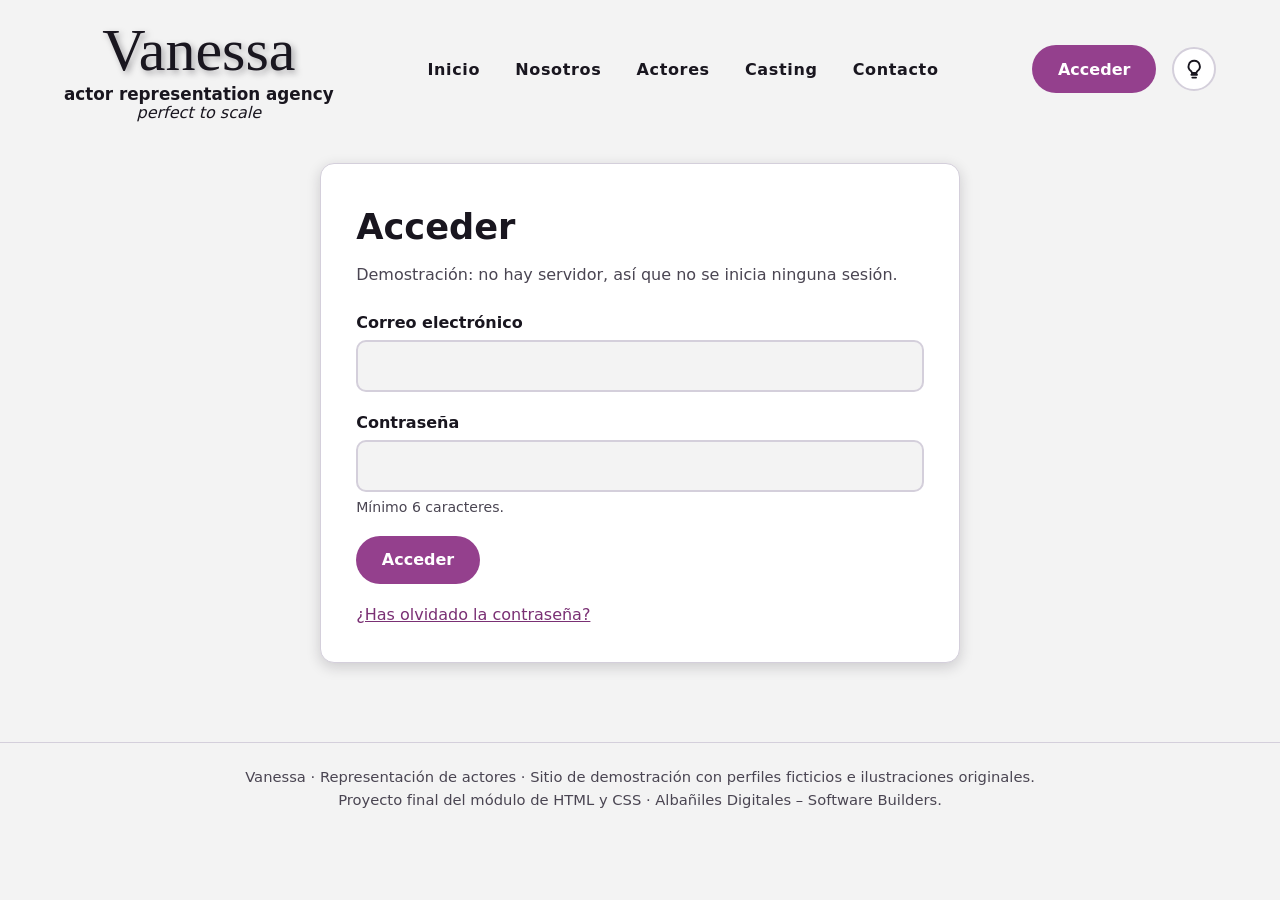
<file: login.html>
<!DOCTYPE html>
<html lang="es" data-theme="light">
<head>
  <meta charset="UTF-8">
  <meta name="viewport" content="width=device-width, initial-scale=1">
  <title>Acceder · Vanessa</title>
  <meta name="description" content="Acceso de ejemplo al área privada de la agencia Vanessa.">
  <meta name="theme-color" content="#94408d">
  <link rel="icon" href="images/favicon.svg" type="image/svg+xml">
  <link rel="canonical" href="https://renaabbasova.github.io/Actor_Agency_Website/login.html">
  <meta property="og:type" content="website">
  <meta property="og:locale" content="es_ES">
  <meta property="og:site_name" content="Vanessa · agencia de actores (sitio de demostración)">
  <meta property="og:title" content="Acceder · Vanessa">
  <meta property="og:description" content="Acceso de ejemplo al área privada de la agencia Vanessa.">
  <meta property="og:url" content="https://renaabbasova.github.io/Actor_Agency_Website/login.html">
  <meta property="og:image" content="https://renaabbasova.github.io/Actor_Agency_Website/images/og-image.png">
  <meta property="og:image:width" content="1200">
  <meta property="og:image:height" content="630">
  <meta property="og:image:alt" content="Ilustraciones de seis perfiles de ejemplo junto al nombre Vanessa, agencia de representación de actores">
  <meta name="twitter:card" content="summary_large_image">
  <link rel="stylesheet" href="css/styles.css">
  <script>try{var t=localStorage.getItem("theme");if(!t&&window.matchMedia&&matchMedia("(prefers-color-scheme: dark)").matches)t="dark";if(t)document.documentElement.setAttribute("data-theme",t)}catch(e){}</script>
</head>
<body>
  <a class="skip-link" href="#contenido">Saltar al contenido</a>
  <header class="site-header">
    <a class="logo" href="index.html">
      <span class="logo__brand">Vanessa</span>
      <span class="logo__tag" lang="en">actor representation agency</span>
      <span class="logo__sub" lang="en">perfect to scale</span>
    </a>
    <nav class="nav" aria-label="Principal"><ul><li><a href="index.html">Inicio</a></li><li><a href="about.html">Nosotros</a></li><li><a href="actores.html">Actores</a></li><li><a href="casting.html">Casting</a></li><li><a href="contact.html">Contacto</a></li></ul></nav>
    <div class="header-actions">
      <a class="signin" href="login.html">Acceder</a>
      <button class="theme-toggle" type="button" aria-pressed="false" aria-label="Cambiar a modo oscuro"><svg class="icon-off" viewBox="0 0 24 24" fill="none" stroke="currentColor" stroke-width="2" stroke-linecap="round" stroke-linejoin="round" aria-hidden="true"><path d="M9 18h6M10 21h4M12 3a6 6 0 0 0-3.5 10.9c.6.5 1 1.2 1 2.1h5c0-.9.4-1.6 1-2.1A6 6 0 0 0 12 3z"/></svg><svg class="icon-on" viewBox="0 0 24 24" fill="currentColor" stroke="currentColor" stroke-width="1.5" stroke-linecap="round" stroke-linejoin="round" aria-hidden="true"><path d="M9 18h6M10 21h4M12 3a6 6 0 0 0-3.5 10.9c.6.5 1 1.2 1 2.1h5c0-.9.4-1.6 1-2.1A6 6 0 0 0 12 3z"/></svg></button>
    </div>
  </header>
  <main id="contenido">
    <div class="form-card">
      <h1>Acceder</h1>
      <p class="lead">Demostración: no hay servidor, así que no se inicia ninguna sesión.</p>
      <form data-demo="Demostración: aquí se iniciaría la sesión, pero esta web no tiene servidor.">
        <div class="field"><label for="correo">Correo electrónico</label><input id="correo" name="correo" type="email" autocomplete="username" required></div>
        <div class="field"><label for="clave">Contraseña</label><input id="clave" name="clave" type="password" minlength="6" autocomplete="current-password" required aria-describedby="clave-ayuda"><span class="hint" id="clave-ayuda">Mínimo 6 caracteres.</span></div>
        <button class="button" type="submit">Acceder</button>
        <p class="form-status" role="status" hidden></p>
        <div class="form-links"><a href="forgot-password.html">¿Has olvidado la contraseña?</a></div>
      </form>
    </div>
  </main>
  
  <footer class="site-footer">
    <p>Vanessa · Representación de actores · Sitio de demostración con perfiles ficticios e ilustraciones originales.</p>
    <p>Proyecto final del módulo de HTML y CSS · Albañiles Digitales – Software Builders.</p>
  </footer>
  <script src="js/main.js" defer></script>
</body>
</html>
</file>
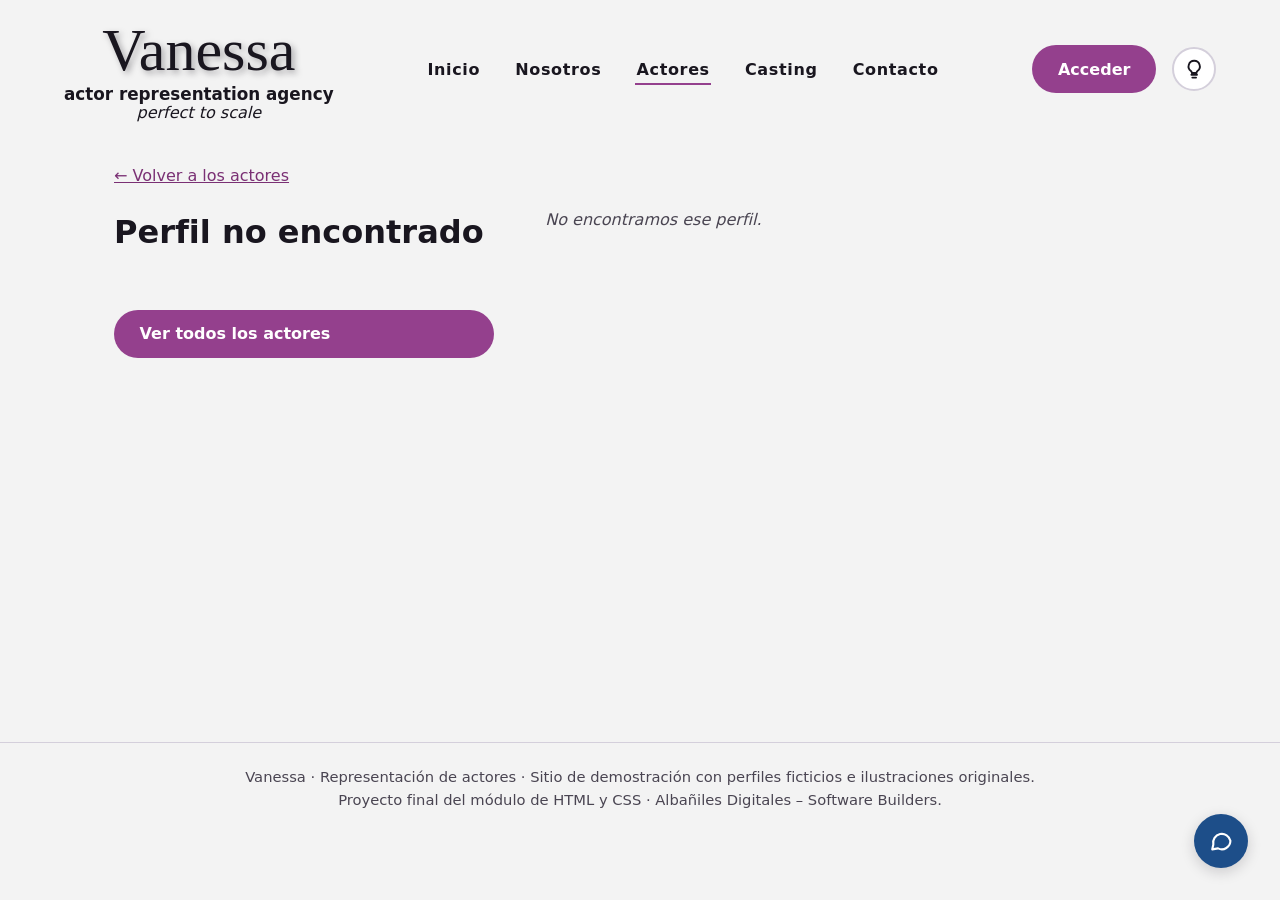
<file: profile.html>
<!DOCTYPE html>
<html lang="es" data-theme="light">
<head>
  <meta charset="UTF-8">
  <meta name="viewport" content="width=device-width, initial-scale=1">
  <title>Perfil · Vanessa</title>
  <meta name="description" content="Ficha de un actor o actriz de la agencia Vanessa.">
  <meta name="theme-color" content="#94408d">
  <link rel="icon" href="images/favicon.svg" type="image/svg+xml">
  <link rel="canonical" href="https://renaabbasova.github.io/Actor_Agency_Website/profile.html">
  <meta property="og:type" content="website">
  <meta property="og:locale" content="es_ES">
  <meta property="og:site_name" content="Vanessa · agencia de actores (sitio de demostración)">
  <meta property="og:title" content="Perfil · Vanessa">
  <meta property="og:description" content="Ficha de un actor o actriz de la agencia Vanessa.">
  <meta property="og:url" content="https://renaabbasova.github.io/Actor_Agency_Website/profile.html">
  <meta property="og:image" content="https://renaabbasova.github.io/Actor_Agency_Website/images/og-image.png">
  <meta property="og:image:width" content="1200">
  <meta property="og:image:height" content="630">
  <meta property="og:image:alt" content="Ilustraciones de seis perfiles de ejemplo junto al nombre Vanessa, agencia de representación de actores">
  <meta name="twitter:card" content="summary_large_image">
  <link rel="stylesheet" href="css/styles.css">
  <script>try{var t=localStorage.getItem("theme");if(!t&&window.matchMedia&&matchMedia("(prefers-color-scheme: dark)").matches)t="dark";if(t)document.documentElement.setAttribute("data-theme",t)}catch(e){}</script>
</head>
<body>
  <a class="skip-link" href="#contenido">Saltar al contenido</a>
  <header class="site-header">
    <a class="logo" href="index.html">
      <span class="logo__brand">Vanessa</span>
      <span class="logo__tag" lang="en">actor representation agency</span>
      <span class="logo__sub" lang="en">perfect to scale</span>
    </a>
    <nav class="nav" aria-label="Principal"><ul><li><a href="index.html">Inicio</a></li><li><a href="about.html">Nosotros</a></li><li><a href="actores.html" aria-current="page">Actores</a></li><li><a href="casting.html">Casting</a></li><li><a href="contact.html">Contacto</a></li></ul></nav>
    <div class="header-actions">
      <a class="signin" href="login.html">Acceder</a>
      <button class="theme-toggle" type="button" aria-pressed="false" aria-label="Cambiar a modo oscuro"><svg class="icon-off" viewBox="0 0 24 24" fill="none" stroke="currentColor" stroke-width="2" stroke-linecap="round" stroke-linejoin="round" aria-hidden="true"><path d="M9 18h6M10 21h4M12 3a6 6 0 0 0-3.5 10.9c.6.5 1 1.2 1 2.1h5c0-.9.4-1.6 1-2.1A6 6 0 0 0 12 3z"/></svg><svg class="icon-on" viewBox="0 0 24 24" fill="currentColor" stroke="currentColor" stroke-width="1.5" stroke-linecap="round" stroke-linejoin="round" aria-hidden="true"><path d="M9 18h6M10 21h4M12 3a6 6 0 0 0-3.5 10.9c.6.5 1 1.2 1 2.1h5c0-.9.4-1.6 1-2.1A6 6 0 0 0 12 3z"/></svg></button>
    </div>
  </header>
  <main id="contenido">
    <a class="back-link" href="actores.html">← Volver a los actores</a>
    <div class="profile" id="profile"></div>
    <noscript><p class="notice">Esta ficha necesita JavaScript para mostrarse.</p></noscript>
  </main>
  <aside aria-label="Contacto rápido"><a class="float-contact" href="contact.html"><svg viewBox="0 0 24 24" fill="none" stroke="currentColor" stroke-width="2" stroke-linecap="round" stroke-linejoin="round" aria-hidden="true"><path d="M21 12a8 8 0 0 1-11.6 7.1L4 20l1-4.6A8 8 0 1 1 21 12z"/></svg><span class="visually-hidden">Escríbenos</span></a></aside>
  <footer class="site-footer">
    <p>Vanessa · Representación de actores · Sitio de demostración con perfiles ficticios e ilustraciones originales.</p>
    <p>Proyecto final del módulo de HTML y CSS · Albañiles Digitales – Software Builders.</p>
  </footer>
  <script src="js/actors.js" defer></script><script src="js/main.js" defer></script>
</body>
</html>
</file>
<file: css/styles.css>
/* Vanessa · agencia de representación de actores (sitio de demostración)
   Conserva la paleta y el diseño del proyecto original; los colores de texto y de botones
   se oscurecieron lo justo para cumplir el contraste mínimo de accesibilidad (WCAG AA). */

*, *::before, *::after { box-sizing: border-box; }
* { margin: 0; }

:root {
  --primary: #94408d;        /* original #b35aab: demasiado claro para texto blanco */
  --primary-hover: #7a3074;
  --accent: #a84d1b;         /* original #cf6324 */
  --second: #7399c0;
  --pastel: #d291bc;
  --radius: 14px;
  --maxw: 1180px;
  --pad: clamp(1rem, 5vw, 4.5rem);
  --font: system-ui, -apple-system, "Segoe UI", Roboto, "Helvetica Neue", Arial, sans-serif;
  --script: "Brush Script MT", "Segoe Script", "Snell Roundhand", cursive;
}
:root, :root[data-theme="light"] {
  --bg: #f3f3f3; --text: #19161f; --muted: #4a4552; --card: #ffffff; --border: #d4cfdb;
  --link: #7a3074; --logo: #19161f; --shadow: 0 4px 14px rgba(25, 22, 31, .18);
}
:root[data-theme="dark"] {
  --bg: #19161f; --text: #f3f3f3; --muted: #cbc6d3; --card: #26222e; --border: #3d3847;
  --link: #e7aedb; --logo: #d291bc; --shadow: 0 4px 14px rgba(0, 0, 0, .5);
}

html { scroll-behavior: smooth; }
body {
  min-height: 100vh; display: flex; flex-direction: column;
  background: var(--bg); color: var(--text); font-family: var(--font); line-height: 1.6;
  transition: background-color .4s, color .4s;
}
main { flex: 1; width: 100%; max-width: var(--maxw); margin: 0 auto; padding: 1.5rem var(--pad) 3rem; }
img { max-width: 100%; height: auto; display: block; }
a { color: var(--link); }
:focus-visible { outline: 3px solid var(--second); outline-offset: 3px; border-radius: 4px; }
.skip-link { position: absolute; left: 1rem; top: -4rem; background: var(--primary); color: #fff; padding: .6rem 1rem; border-radius: 8px; z-index: 100; }
.skip-link:focus { top: 1rem; }
.visually-hidden { position: absolute; width: 1px; height: 1px; overflow: hidden; clip: rect(0 0 0 0); white-space: nowrap; }

/* ---------- Cabecera ---------- */
.site-header { display: flex; flex-wrap: wrap; align-items: center; justify-content: space-between; gap: 1rem 2rem; padding: 1rem var(--pad); max-width: 1500px; margin: 0 auto; width: 100%; }
.logo { text-align: center; text-decoration: none; color: var(--logo); line-height: 1.15; }
.logo__brand { display: block; font-family: var(--script); font-size: clamp(2.6rem, 6vw, 3.75rem); text-shadow: 3px 3px 6px rgba(25, 22, 31, .35); }
.logo__tag { display: block; font-weight: 700; font-size: 1.05rem; }
.logo__sub { display: block; font-style: italic; font-size: 1rem; }
.logo:hover, .logo:focus-visible { color: var(--link); }
.nav ul { list-style: none; padding: 0; display: flex; flex-wrap: wrap; gap: .5rem 2rem; }
.nav a { color: var(--text); text-decoration: none; font-weight: 700; letter-spacing: .04em; padding: .3rem .1rem; border-bottom: 2px solid transparent; }
.nav a:hover { color: var(--accent); border-bottom-color: currentColor; }
:root[data-theme="dark"] .nav a:hover { color: var(--pastel); }
.nav a[aria-current="page"] { border-bottom-color: var(--primary); }
:root[data-theme="dark"] .nav a[aria-current="page"] { border-bottom-color: var(--pastel); }
.header-actions { display: flex; align-items: center; gap: 1rem; }
.button, .signin { display: inline-block; background: var(--primary); color: #fff; font-weight: 700; text-decoration: none; padding: .7rem 1.6rem; border: 0; border-radius: 999px; cursor: pointer; font: inherit; font-weight: 700; transition: background-color .25s; }
.button:hover, .signin:hover { background: var(--primary-hover); color: #fff; }
.button--second { background: #1d4e89; } .button--second:hover { background: #163c6b; }
.theme-toggle { display: inline-flex; align-items: center; justify-content: center; width: 2.75rem; height: 2.75rem; border-radius: 50%; border: 2px solid var(--border); background: var(--card); color: var(--text); cursor: pointer; }
.theme-toggle svg { width: 1.4rem; height: 1.4rem; }
.theme-toggle .icon-on { display: none; }
.theme-toggle[aria-pressed="true"] .icon-on { display: block; }
.theme-toggle[aria-pressed="true"] .icon-off { display: none; }

/* ---------- Portada ---------- */
.hero { display: grid; grid-template-columns: 1fr 1fr; gap: clamp(1.5rem, 4vw, 4rem); align-items: center; padding-top: 1rem; }
.hero h1 { font-size: clamp(2rem, 4.5vw, 3rem); line-height: 1.15; margin-bottom: 1.2rem; }
.hero p { letter-spacing: .02em; line-height: 1.9; margin-bottom: 1.2rem; }
.hero .actions { display: flex; flex-wrap: wrap; gap: 1rem; margin-top: 1.5rem; }
.float-gallery { display: grid; grid-template-columns: repeat(3, 1fr); gap: clamp(.6rem, 1.5vw, 1.2rem); }
.float-gallery img, .tile img { border-radius: 30%; box-shadow: var(--shadow); object-fit: cover; aspect-ratio: 4 / 5; width: 100%; }
.float-gallery .col { display: grid; gap: clamp(.6rem, 1.5vw, 1.2rem); align-content: start; animation: float 10s ease-in-out infinite; }
.float-gallery .col:nth-child(2) { animation-direction: reverse; margin-top: 3rem; }
@keyframes float { 0%, 100% { transform: translateY(0); } 50% { transform: translateY(36px); } }

/* ---------- Nosotros ---------- */
.about { display: grid; grid-template-columns: 1.4fr 1fr; gap: clamp(1.5rem, 4vw, 4rem); align-items: center; }
.about h1 { font-size: clamp(1.9rem, 4vw, 2.6rem); margin-bottom: 1rem; }
.about p { margin-bottom: 1.1rem; line-height: 1.85; }
.about__photo img { border-radius: 50%; box-shadow: var(--shadow); aspect-ratio: 1; object-fit: cover; width: min(100%, 420px); margin: 0 auto; object-position: top; }

/* ---------- Actores y casting ---------- */
.page-title { font-size: clamp(1.8rem, 4vw, 2.5rem); margin-bottom: .4rem; }
.page-title span { color: var(--link); }
.lead { color: var(--muted); margin-bottom: 1.8rem; max-width: 60ch; }
.grid-list { list-style: none; padding: 0; display: grid; gap: clamp(1rem, 2vw, 1.6rem); grid-template-columns: repeat(auto-fill, minmax(190px, 1fr)); }
.actor-tile { display: block; text-decoration: none; color: var(--text); }
.actor-tile img { border-radius: 30%; box-shadow: var(--shadow); aspect-ratio: 4 / 5; object-fit: cover; width: 100%; transition: transform .3s, box-shadow .3s; }
.actor-tile:hover img, .actor-tile:focus-visible img { transform: translateY(-4px); box-shadow: 0 0 26px rgba(148, 64, 141, .55); }
.actor-tile__name { display: block; margin-top: .7rem; font-weight: 700; }
.actor-tile__role { display: block; color: var(--muted); font-size: .92rem; }
.card-grid { list-style: none; padding: 0; display: grid; gap: 1.5rem; grid-template-columns: repeat(auto-fill, minmax(250px, 1fr)); }
.card { display: flex; flex-direction: column; gap: .6rem; height: 100%; background: var(--card); border: 1px solid var(--border); border-radius: var(--radius); padding: 1.2rem; box-shadow: var(--shadow); }
.card img { border-radius: 22%; aspect-ratio: 4 / 5; object-fit: cover; width: 100%; max-width: 220px; margin: 0 auto .4rem; }
.card__name { font-size: 1.25rem; }
.card__role { color: var(--link); font-weight: 700; }
.card__bio { color: var(--muted); font-size: .95rem; flex: 1; }
.card .button { align-self: flex-start; }

/* ---------- Perfil ---------- */
.profile { display: grid; grid-template-columns: minmax(220px, 380px) 1fr; gap: clamp(1.5rem, 4vw, 3.5rem); align-items: start; }
.profile__photo img { border-radius: 24%; box-shadow: var(--shadow); aspect-ratio: 4 / 5; object-fit: cover; width: 100%; }
.profile__text h1 { font-size: clamp(1.9rem, 4vw, 2.6rem); line-height: 1.15; }
.profile__role { color: var(--link); font-weight: 700; font-size: 1.15rem; margin: .3rem 0 1rem; }
.profile__text h2 { font-size: 1.15rem; margin: 1.4rem 0 .5rem; }
.profile__text p { margin-bottom: 1rem; }
.facts { display: grid; grid-template-columns: max-content 1fr; gap: .4rem 1.2rem; margin: 1.2rem 0; }
.facts dt { font-weight: 700; } .facts dd { margin: 0; color: var(--muted); }
.chips { list-style: none; padding: 0; display: flex; flex-wrap: wrap; gap: .5rem; margin-bottom: 1.2rem; }
.chips li { background: var(--card); border: 1px solid var(--border); border-radius: 999px; padding: .25rem .9rem; font-size: .92rem; }
.notice { color: var(--muted); font-style: italic; }
.back-link { display: inline-block; margin-bottom: 1.2rem; }

/* ---------- Formularios ---------- */
.form-card { max-width: 640px; margin: 0 auto; background: var(--card); border: 1px solid var(--border); border-radius: var(--radius); padding: clamp(1.2rem, 4vw, 2.2rem); box-shadow: var(--shadow); }
.form-card h1 { font-size: clamp(1.7rem, 4vw, 2.2rem); margin-bottom: .4rem; }
.form-card .lead { margin-bottom: 1.4rem; }
.field { margin-bottom: 1.1rem; }
.field label { display: block; font-weight: 700; margin-bottom: .3rem; }
.field input, .field textarea { width: 100%; font: inherit; color: var(--text); background: var(--bg); border: 2px solid var(--border); border-radius: 10px; padding: .7rem .9rem; }
.field input:focus, .field textarea:focus { border-color: var(--primary); outline: none; box-shadow: 0 0 0 3px rgba(115, 153, 192, .55); }
.field input:user-invalid, .field textarea:user-invalid { border-color: #b3261e; }
.field .hint { display: block; color: var(--muted); font-size: .88rem; margin-top: .25rem; }
.row-2 { display: grid; grid-template-columns: 1fr 1fr; gap: 1rem; }
.form-status { margin-top: 1rem; padding: .8rem 1rem; border-radius: 10px; background: #e3f4ea; color: #134d2b; border: 1px solid #9fd5b4; }
:root[data-theme="dark"] .form-status { background: #17382a; color: #c8f0d8; border-color: #2c6b4a; }
.form-links { margin-top: 1.1rem; display: flex; flex-wrap: wrap; gap: .6rem 1.5rem; }
.map-section { margin-top: 2.5rem; }
.map-section h2 { margin-bottom: .6rem; }
.map-section iframe { width: 100%; height: 360px; border: 2px solid var(--border); border-radius: var(--radius); }

/* ---------- Botón de contacto flotante y pie ---------- */
.float-contact { position: fixed; right: clamp(.8rem, 3vw, 2rem); bottom: clamp(.8rem, 3vw, 2rem); z-index: 50; display: inline-flex; align-items: center; justify-content: center; width: 3.4rem; height: 3.4rem; background: #1d4e89; color: #fff; border-radius: 50%; box-shadow: var(--shadow); text-decoration: none; }
.float-contact:hover { background: #163c6b; color: #fff; }
.float-contact svg { width: 1.6rem; height: 1.6rem; }
.site-footer { border-top: 1px solid var(--border); padding: 1.4rem var(--pad) 5.5rem; text-align: center; color: var(--muted); font-size: .92rem; }

/* ---------- Responsive ---------- */
@media (max-width: 900px) {
  .hero, .about, .profile { grid-template-columns: 1fr; }
  .site-header { justify-content: center; text-align: center; }
  .nav ul { justify-content: center; }
  .float-gallery { max-width: 560px; margin: 0 auto; }
}
@media (max-width: 560px) {
  .row-2 { grid-template-columns: 1fr; }
  .grid-list { grid-template-columns: repeat(2, 1fr); }
  .float-gallery { grid-template-columns: repeat(2, 1fr); }
  .float-gallery .col:nth-child(3) { display: none; }
  .float-gallery .col:nth-child(2) { margin-top: 1.5rem; }
}
/* Quien prefiere menos movimiento no ve animaciones */
@media (prefers-reduced-motion: reduce) {
  *, *::before, *::after { animation: none !important; transition: none !important; scroll-behavior: auto !important; }
}
</file>
